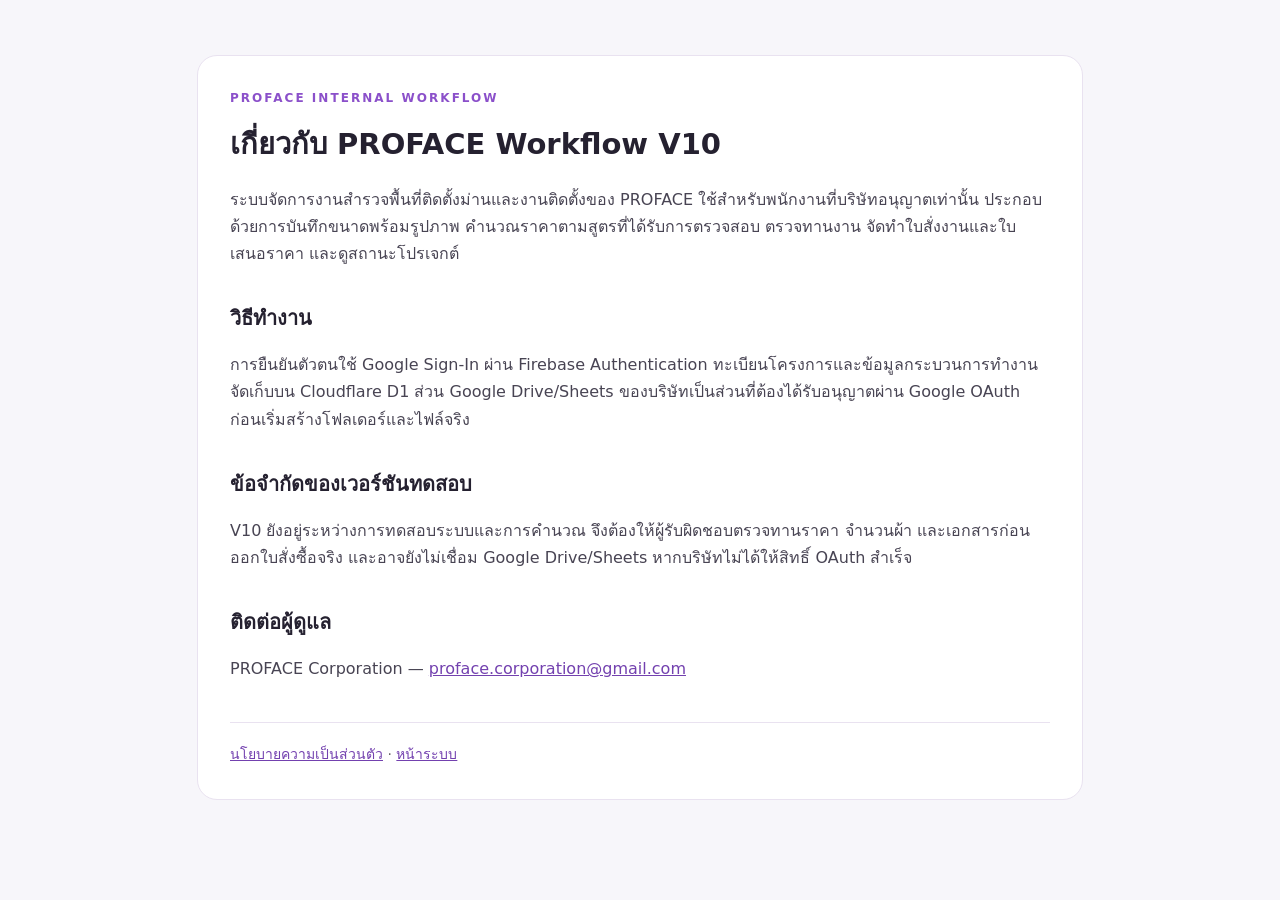
<file: about.html>
<!doctype html><html lang="th"><head><meta charset="utf-8"><meta name="viewport" content="width=device-width,initial-scale=1"><title>เกี่ยวกับ PROFACE Workflow V10</title><style>body{margin:0;background:#f7f6fa;color:#252130;font-family:system-ui,-apple-system,"Noto Sans Thai",sans-serif;line-height:1.7}main{max-width:820px;margin:55px auto;padding:32px;background:#fff;border:1px solid #e9e2f0;border-radius:20px}h1{font-size:29px;margin:12px 0}h2{font-size:20px;margin:34px 0 6px}p,li{color:#484453}a{color:#7341af}.label{color:#8b50ca;font-size:12px;letter-spacing:.17em;font-weight:700}footer{margin-top:40px;border-top:1px solid #e9e2f0;padding-top:20px;color:#666;font-size:14px}</style></head><body><main><div class="label">PROFACE INTERNAL WORKFLOW</div><h1>เกี่ยวกับ PROFACE Workflow V10</h1><p>ระบบจัดการงานสำรวจพื้นที่ติดตั้งม่านและงานติดตั้งของ PROFACE ใช้สำหรับพนักงานที่บริษัทอนุญาตเท่านั้น ประกอบด้วยการบันทึกขนาดพร้อมรูปภาพ คำนวณราคาตามสูตรที่ได้รับการตรวจสอบ ตรวจทานงาน จัดทำใบสั่งงานและใบเสนอราคา และดูสถานะโปรเจกต์</p><h2>วิธีทำงาน</h2><p>การยืนยันตัวตนใช้ Google Sign-In ผ่าน Firebase Authentication ทะเบียนโครงการและข้อมูลกระบวนการทำงานจัดเก็บบน Cloudflare D1 ส่วน Google Drive/Sheets ของบริษัทเป็นส่วนที่ต้องได้รับอนุญาตผ่าน Google OAuth ก่อนเริ่มสร้างโฟลเดอร์และไฟล์จริง</p><h2>ข้อจำกัดของเวอร์ชันทดสอบ</h2><p>V10 ยังอยู่ระหว่างการทดสอบระบบและการคำนวณ จึงต้องให้ผู้รับผิดชอบตรวจทานราคา จำนวนผ้า และเอกสารก่อนออกใบสั่งซื้อจริง และอาจยังไม่เชื่อม Google Drive/Sheets หากบริษัทไม่ได้ให้สิทธิ์ OAuth สำเร็จ</p><h2>ติดต่อผู้ดูแล</h2><p>PROFACE Corporation — <a href="mailto:proface.corporation@gmail.com">proface.corporation@gmail.com</a></p><footer><a href="privacy.html">นโยบายความเป็นส่วนตัว</a> · <a href="index.html">หน้าระบบ</a></footer></main></body></html>
</file>
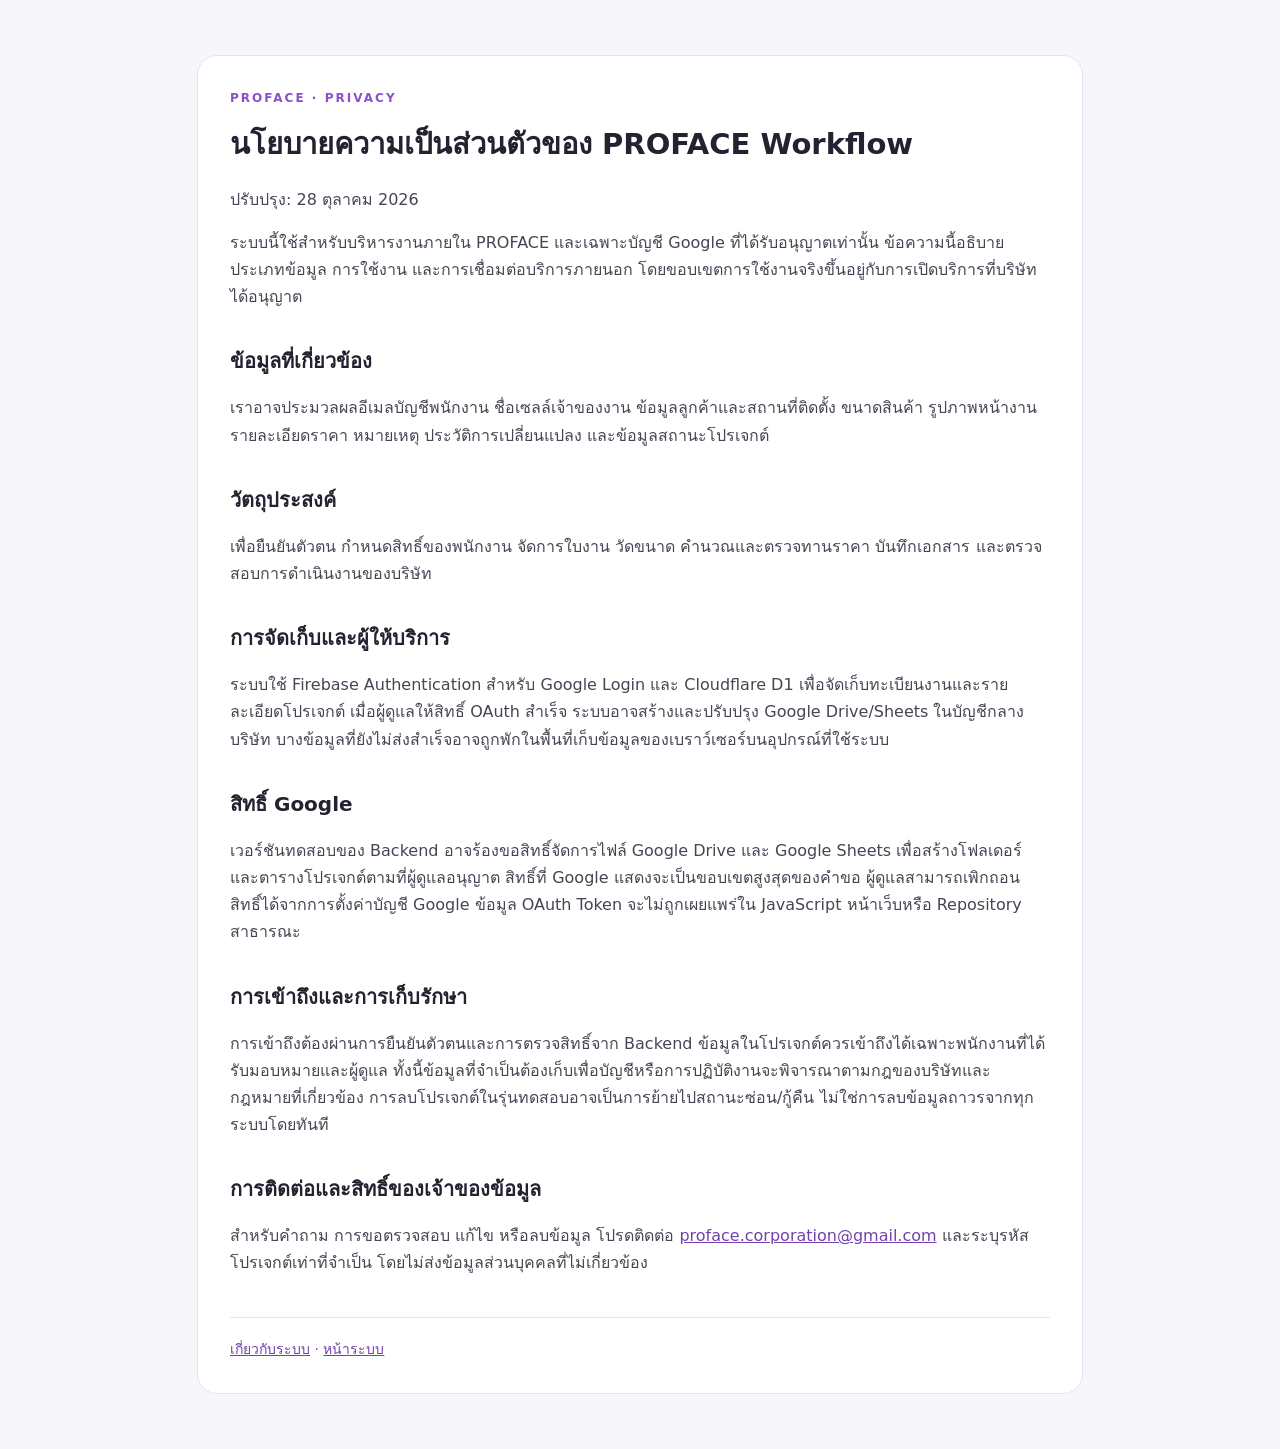
<file: privacy.html>
<!doctype html><html lang="th"><head><meta charset="utf-8"><meta name="viewport" content="width=device-width,initial-scale=1"><title>นโยบายความเป็นส่วนตัว | PROFACE Workflow V10</title><style>body{margin:0;background:#f7f6fa;color:#252130;font-family:system-ui,-apple-system,"Noto Sans Thai",sans-serif;line-height:1.7}main{max-width:820px;margin:55px auto;padding:32px;background:#fff;border:1px solid #e9e2f0;border-radius:20px}h1{font-size:29px;margin:12px 0}h2{font-size:20px;margin:34px 0 6px}p,li{color:#484453}a{color:#7341af}.label{color:#8b50ca;font-size:12px;letter-spacing:.17em;font-weight:700}footer{margin-top:40px;border-top:1px solid #e9e2f0;padding-top:20px;color:#666;font-size:14px}</style></head><body><main><div class="label">PROFACE · PRIVACY</div><h1>นโยบายความเป็นส่วนตัวของ PROFACE Workflow</h1><p>ปรับปรุง: 28 ตุลาคม 2026</p><p>ระบบนี้ใช้สำหรับบริหารงานภายใน PROFACE และเฉพาะบัญชี Google ที่ได้รับอนุญาตเท่านั้น ข้อความนี้อธิบายประเภทข้อมูล การใช้งาน และการเชื่อมต่อบริการภายนอก โดยขอบเขตการใช้งานจริงขึ้นอยู่กับการเปิดบริการที่บริษัทได้อนุญาต</p><h2>ข้อมูลที่เกี่ยวข้อง</h2><p>เราอาจประมวลผลอีเมลบัญชีพนักงาน ชื่อเซลล์เจ้าของงาน ข้อมูลลูกค้าและสถานที่ติดตั้ง ขนาดสินค้า รูปภาพหน้างาน รายละเอียดราคา หมายเหตุ ประวัติการเปลี่ยนแปลง และข้อมูลสถานะโปรเจกต์</p><h2>วัตถุประสงค์</h2><p>เพื่อยืนยันตัวตน กำหนดสิทธิ์ของพนักงาน จัดการใบงาน วัดขนาด คำนวณและตรวจทานราคา บันทึกเอกสาร และตรวจสอบการดำเนินงานของบริษัท</p><h2>การจัดเก็บและผู้ให้บริการ</h2><p>ระบบใช้ Firebase Authentication สำหรับ Google Login และ Cloudflare D1 เพื่อจัดเก็บทะเบียนงานและรายละเอียดโปรเจกต์ เมื่อผู้ดูแลให้สิทธิ์ OAuth สำเร็จ ระบบอาจสร้างและปรับปรุง Google Drive/Sheets ในบัญชีกลางบริษัท บางข้อมูลที่ยังไม่ส่งสำเร็จอาจถูกพักในพื้นที่เก็บข้อมูลของเบราว์เซอร์บนอุปกรณ์ที่ใช้ระบบ</p><h2>สิทธิ์ Google</h2><p>เวอร์ชันทดสอบของ Backend อาจร้องขอสิทธิ์จัดการไฟล์ Google Drive และ Google Sheets เพื่อสร้างโฟลเดอร์และตารางโปรเจกต์ตามที่ผู้ดูแลอนุญาต สิทธิ์ที่ Google แสดงจะเป็นขอบเขตสูงสุดของคำขอ ผู้ดูแลสามารถเพิกถอนสิทธิ์ได้จากการตั้งค่าบัญชี Google ข้อมูล OAuth Token จะไม่ถูกเผยแพร่ใน JavaScript หน้าเว็บหรือ Repository สาธารณะ</p><h2>การเข้าถึงและการเก็บรักษา</h2><p>การเข้าถึงต้องผ่านการยืนยันตัวตนและการตรวจสิทธิ์จาก Backend ข้อมูลในโปรเจกต์ควรเข้าถึงได้เฉพาะพนักงานที่ได้รับมอบหมายและผู้ดูแล ทั้งนี้ข้อมูลที่จำเป็นต้องเก็บเพื่อบัญชีหรือการปฏิบัติงานจะพิจารณาตามกฎของบริษัทและกฎหมายที่เกี่ยวข้อง การลบโปรเจกต์ในรุ่นทดสอบอาจเป็นการย้ายไปสถานะซ่อน/กู้คืน ไม่ใช่การลบข้อมูลถาวรจากทุกระบบโดยทันที</p><h2>การติดต่อและสิทธิ์ของเจ้าของข้อมูล</h2><p>สำหรับคำถาม การขอตรวจสอบ แก้ไข หรือลบข้อมูล โปรดติดต่อ <a href="mailto:proface.corporation@gmail.com">proface.corporation@gmail.com</a> และระบุรหัสโปรเจกต์เท่าที่จำเป็น โดยไม่ส่งข้อมูลส่วนบุคคลที่ไม่เกี่ยวข้อง</p><footer><a href="about.html">เกี่ยวกับระบบ</a> · <a href="index.html">หน้าระบบ</a></footer></main></body></html>
</file>
